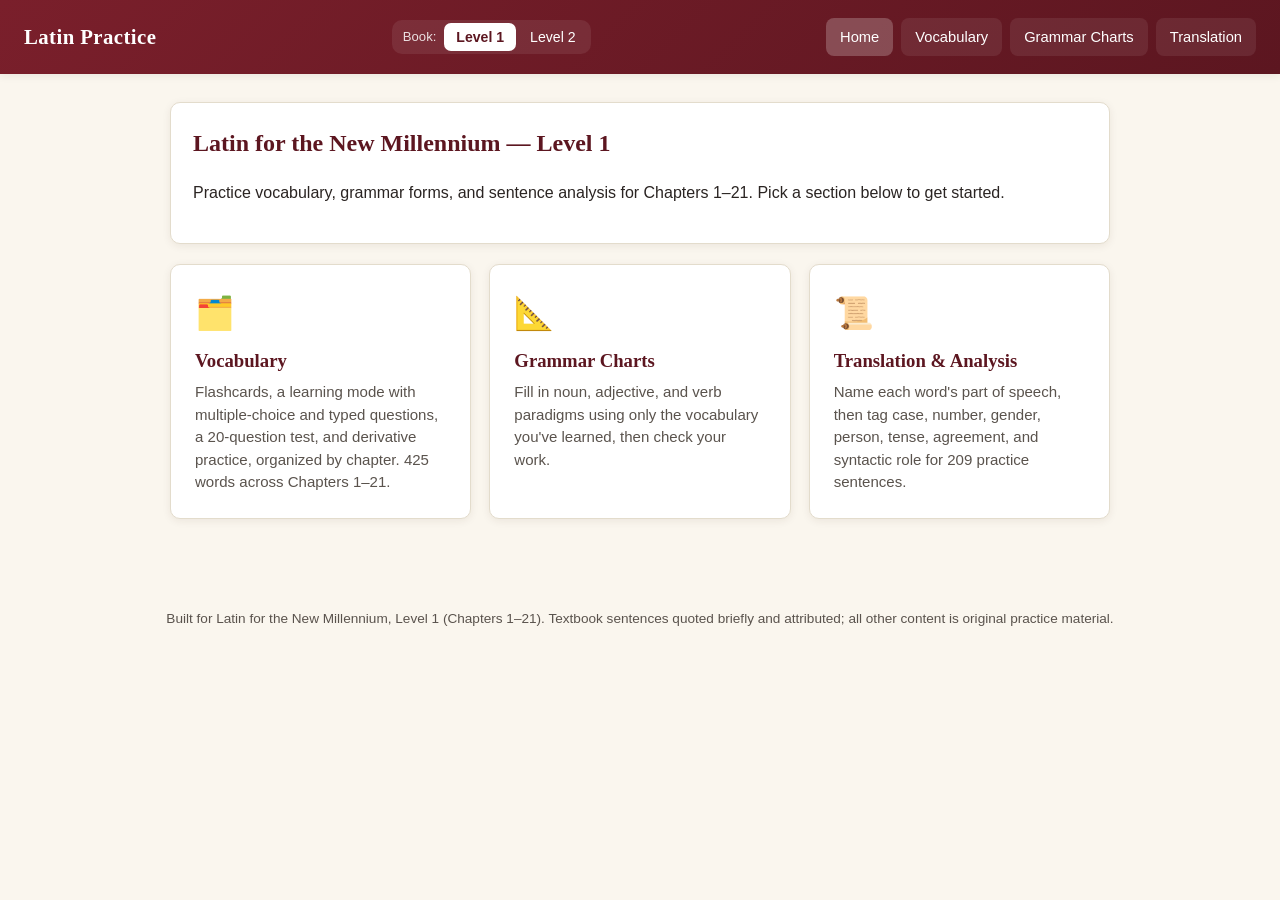
<file: index.html>
<!doctype html>
<html lang="en">
<head>
<meta charset="utf-8">
<meta name="viewport" content="width=device-width, initial-scale=1">
<title>Latin Practice — LFNM Level 1</title>
<link rel="stylesheet" href="css/style.css">
</head>
<body>
<header class="site-header">
  <h1><a href="index.html">Latin Practice</a></h1>
  <div class="book-switch" role="group" aria-label="Textbook">
    <span class="book-switch-label">Book:</span>
    <button type="button" data-book="1">Level 1</button>
    <button type="button" data-book="2">Level 2</button>
  </div>
  <nav class="site-nav">
    <a href="index.html" class="active">Home</a>
    <a href="flashcards.html">Vocabulary</a>
    <a href="grammar.html">Grammar Charts</a>
    <a href="translate.html">Translation</a>
  </nav>
</header>

<main>
  <div class="card">
    <h2 id="bookTitle">Latin for the New Millennium — Level 1</h2>
    <p id="bookIntro">Practice vocabulary, grammar forms, and sentence analysis for Chapters 1–21. Pick a section below to get started.</p>
  </div>

  <div class="section-grid">
    <a class="section-tile" href="flashcards.html">
      <div class="icon">🗂️</div>
      <h3>Vocabulary</h3>
      <p id="vocabTileText">Flashcards, a multiple-choice learning mode, and a 10-question test, organized by chapter. 425 words across Chapters 1–21.</p>
    </a>
    <a class="section-tile" href="grammar.html">
      <div class="icon">📐</div>
      <h3>Grammar Charts</h3>
      <p>Fill in noun, adjective, and verb paradigms using only the vocabulary you've learned, then check your work.</p>
    </a>
    <a class="section-tile" href="translate.html">
      <div class="icon">📜</div>
      <h3>Translation &amp; Analysis</h3>
      <p id="translateTileText">Name each word's part of speech, then tag case, number, gender, person, tense, agreement, and syntactic role for 209 practice sentences.</p>
    </a>
  </div>
</main>

<footer class="site-footer" id="footerText">Built for Latin for the New Millennium, Level 1 (Chapters 1–21). Textbook sentences quoted briefly and attributed; all other content is original practice material.</footer>
<script type="module" src="js/home.js"></script>
</body>
</html>
</file>
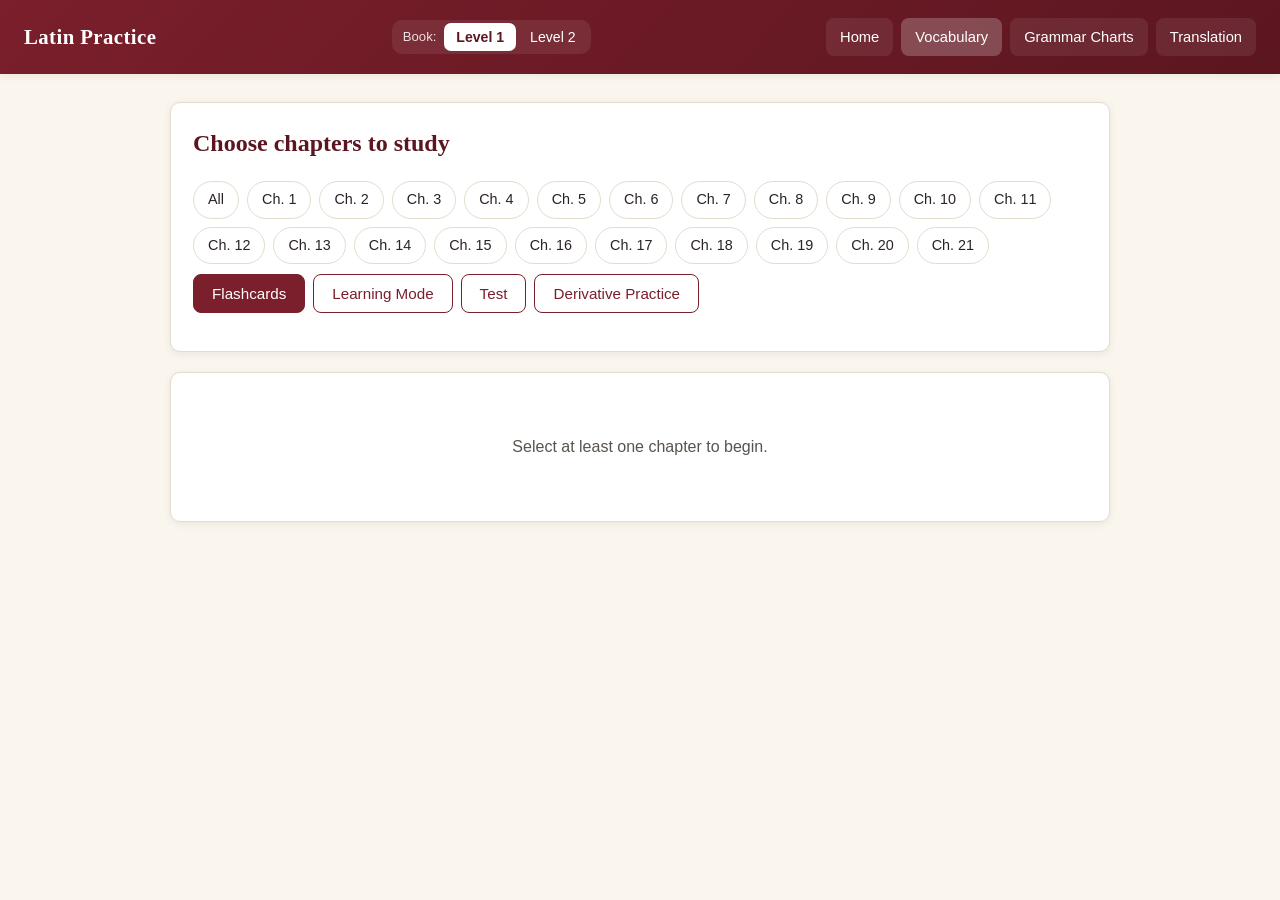
<file: flashcards.html>
<!doctype html>
<html lang="en">
<head>
<meta charset="utf-8">
<meta name="viewport" content="width=device-width, initial-scale=1">
<title>Vocabulary — Latin Practice</title>
<link rel="stylesheet" href="css/style.css">
</head>
<body>
<header class="site-header">
  <h1><a href="index.html">Latin Practice</a></h1>
  <div class="book-switch" role="group" aria-label="Textbook">
    <span class="book-switch-label">Book:</span>
    <button type="button" data-book="1">Level 1</button>
    <button type="button" data-book="2">Level 2</button>
  </div>
  <nav class="site-nav">
    <a href="index.html">Home</a>
    <a href="flashcards.html" class="active">Vocabulary</a>
    <a href="grammar.html">Grammar Charts</a>
    <a href="translate.html">Translation</a>
  </nav>
</header>

<main>
  <div class="card">
    <h2>Choose chapters to study</h2>
    <div id="chapterPicker" class="chapter-picker"></div>
    <div class="mode-toggle">
      <button id="modeFlashcards" class="active">Flashcards</button>
      <button id="modeLearn">Learning Mode</button>
      <button id="modeTest">Test</button>
      <button id="modeDerivatives">Derivative Practice</button>
    </div>
  </div>

  <div id="studyArea" class="card"></div>
</main>

<footer class="site-footer"></footer>

<script type="module" src="js/flashcards.js"></script>
</body>
</html>
</file>
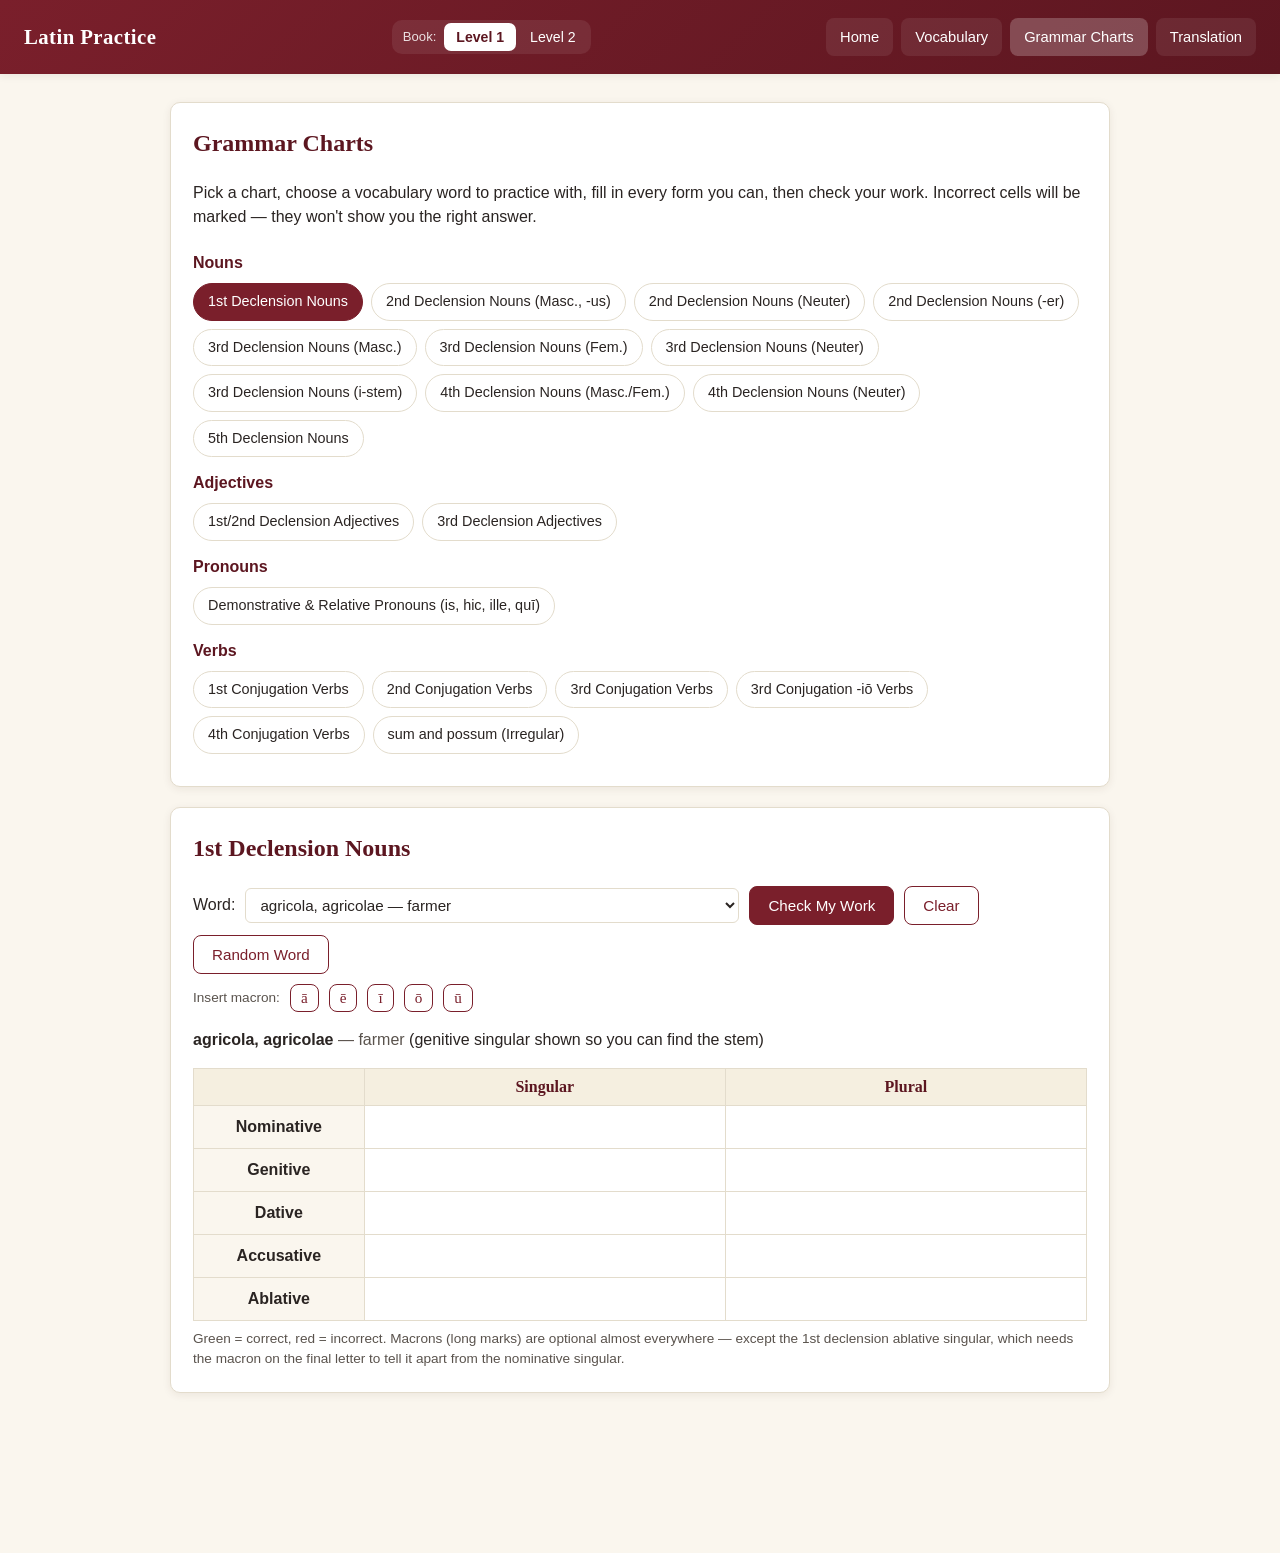
<file: grammar.html>
<!doctype html>
<html lang="en">
<head>
<meta charset="utf-8">
<meta name="viewport" content="width=device-width, initial-scale=1">
<title>Grammar Charts — Latin Practice</title>
<link rel="stylesheet" href="css/style.css">
</head>
<body>
<header class="site-header">
  <h1><a href="index.html">Latin Practice</a></h1>
  <div class="book-switch" role="group" aria-label="Textbook">
    <span class="book-switch-label">Book:</span>
    <button type="button" data-book="1">Level 1</button>
    <button type="button" data-book="2">Level 2</button>
  </div>
  <nav class="site-nav">
    <a href="index.html">Home</a>
    <a href="flashcards.html">Vocabulary</a>
    <a href="grammar.html" class="active">Grammar Charts</a>
    <a href="translate.html">Translation</a>
  </nav>
</header>

<main>
  <div class="card">
    <h2>Grammar Charts</h2>
    <p>Pick a chart, choose a vocabulary word to practice with, fill in every form you can, then check your work. Incorrect cells will be marked — they won't show you the right answer.</p>
    <div id="chartPicker" class="chapter-picker"></div>
  </div>

  <div id="chartArea" class="card"></div>
</main>

<footer class="site-footer"></footer>

<script type="module" src="js/grammar.js"></script>
</body>
</html>
</file>
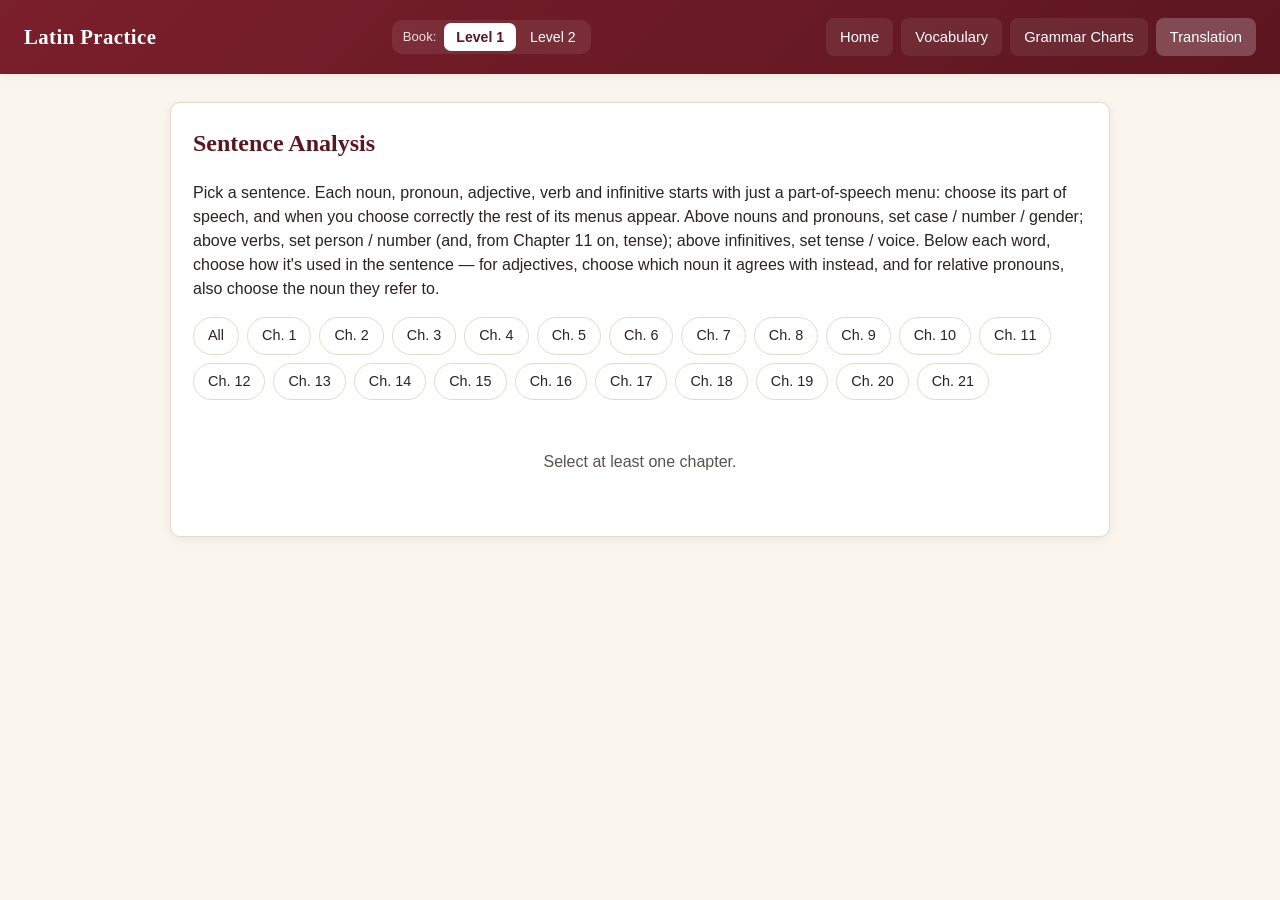
<file: translate.html>
<!doctype html>
<html lang="en">
<head>
<meta charset="utf-8">
<meta name="viewport" content="width=device-width, initial-scale=1">
<title>Translation &amp; Analysis — Latin Practice</title>
<link rel="stylesheet" href="css/style.css">
</head>
<body>
<header class="site-header">
  <h1><a href="index.html">Latin Practice</a></h1>
  <div class="book-switch" role="group" aria-label="Textbook">
    <span class="book-switch-label">Book:</span>
    <button type="button" data-book="1">Level 1</button>
    <button type="button" data-book="2">Level 2</button>
  </div>
  <nav class="site-nav">
    <a href="index.html">Home</a>
    <a href="flashcards.html">Vocabulary</a>
    <a href="grammar.html">Grammar Charts</a>
    <a href="translate.html" class="active">Translation</a>
  </nav>
</header>

<main>
  <div class="card" id="listCard">
    <h2>Sentence Analysis</h2>
    <p>Pick a sentence. Each noun, pronoun, adjective, verb and infinitive starts with just a part-of-speech menu: choose its part of speech, and when you choose correctly the rest of its menus appear. Above nouns and pronouns, set case / number / gender; above verbs, set person / number (and, from Chapter 11 on, tense); above infinitives, set tense / voice. Below each word, choose how it's used in the sentence — for adjectives, choose which noun it agrees with instead, and for relative pronouns, also choose the noun they refer to.</p>
    <div id="chapterPicker" class="chapter-picker"></div>
    <div id="sentenceList" class="sentence-list"></div>
  </div>

  <div id="analysisCard" class="card" style="display:none;">
    <button class="secondary" id="backBtn">&larr; Back to sentence list</button>
    <div id="analysisArea"></div>
  </div>
</main>

<footer class="site-footer"></footer>

<script type="module" src="js/translate.js"></script>
</body>
</html>
</file>
<file: css/style.css>
:root {
  --maroon: #7a1f2b;
  --maroon-dark: #5c1620;
  --gold: #b8892b;
  --cream: #faf6ee;
  --paper: #ffffff;
  --ink: #2a2422;
  --ink-soft: #5a534d;
  --border: #e3dccc;
  --good: #2e7d4f;
  --bad: #b3382c;
  --shadow: 0 2px 8px rgba(60, 40, 20, 0.08);
  --radius: 10px;
}

* { box-sizing: border-box; }

html, body {
  margin: 0;
  padding: 0;
  background: var(--cream);
  color: var(--ink);
  font-family: -apple-system, BlinkMacSystemFont, "Segoe UI", Helvetica, Arial, sans-serif;
  line-height: 1.5;
}

.latin {
  font-family: Georgia, "Times New Roman", serif;
}

a { color: var(--maroon); }

header.site-header {
  background: linear-gradient(135deg, var(--maroon), var(--maroon-dark));
  color: #fff;
  padding: 18px 24px;
  display: flex;
  align-items: center;
  justify-content: space-between;
  flex-wrap: wrap;
  gap: 12px;
  box-shadow: var(--shadow);
}

header.site-header h1 {
  margin: 0;
  font-size: 1.3rem;
  font-family: Georgia, serif;
  letter-spacing: 0.02em;
}

header.site-header h1 a { color: #fff; text-decoration: none; }

nav.site-nav { display: flex; gap: 8px; flex-wrap: wrap; }

nav.site-nav a {
  color: #fff;
  text-decoration: none;
  padding: 8px 14px;
  border-radius: 8px;
  font-size: 0.92rem;
  background: rgba(255,255,255,0.08);
  transition: background 0.15s;
}

/* Hover styles apply only where the pointer can really hover (a mouse). A touch screen leaves the spot of the
   last tap "hovered", so when the next question's choices fill the same boxes, the one in that spot looked
   pressed. A press is shown with :active instead. */
nav.site-nav a:active, nav.site-nav a.active {
  background: rgba(255,255,255,0.22);
}
@media (hover: hover) { nav.site-nav a:hover { background: rgba(255,255,255,0.22); } }

/* Level 1 / Level 2 textbook switch in the header */
.book-switch {
  display: flex;
  align-items: center;
  gap: 2px;
  padding: 3px;
  border-radius: 10px;
  background: rgba(255,255,255,0.08);
}
.book-switch-label { font-size: 0.82rem; opacity: 0.85; padding: 0 6px 0 8px; }
.book-switch button {
  background: transparent;
  border: none;
  color: #fff;
  padding: 6px 12px;
  border-radius: 7px;
  font-size: 0.88rem;
}
.book-switch button:active { background: rgba(255,255,255,0.16); }
@media (hover: hover) { .book-switch button:hover { background: rgba(255,255,255,0.16); } }
.book-switch button[aria-pressed="true"] { background: #fff; color: var(--maroon-dark); font-weight: 600; }

main {
  max-width: 980px;
  margin: 0 auto;
  padding: 28px 20px 60px;
}

.card {
  background: var(--paper);
  border: 1px solid var(--border);
  border-radius: var(--radius);
  box-shadow: var(--shadow);
  padding: 22px;
  margin-bottom: 20px;
}

.card h2 { margin-top: 0; font-family: Georgia, serif; color: var(--maroon-dark); }

.section-grid {
  display: grid;
  grid-template-columns: repeat(auto-fit, minmax(240px, 1fr));
  gap: 18px;
  margin-top: 20px;
}

.section-tile {
  display: block;
  background: var(--paper);
  border: 1px solid var(--border);
  border-radius: var(--radius);
  box-shadow: var(--shadow);
  padding: 24px;
  text-decoration: none;
  color: var(--ink);
  transition: transform 0.12s, box-shadow 0.12s;
}

.section-tile:active { transform: translateY(-2px); box-shadow: 0 6px 16px rgba(60,40,20,0.14); }
@media (hover: hover) { .section-tile:hover { transform: translateY(-2px); box-shadow: 0 6px 16px rgba(60,40,20,0.14); } }

.section-tile .icon { font-size: 2rem; }
.section-tile h3 { margin: 10px 0 6px; color: var(--maroon-dark); font-family: Georgia, serif; }
.section-tile p { margin: 0; color: var(--ink-soft); font-size: 0.94rem; }

button, .btn {
  font-family: inherit;
  font-size: 0.95rem;
  padding: 10px 18px;
  border-radius: 8px;
  border: 1px solid var(--maroon);
  background: var(--maroon);
  color: #fff;
  cursor: pointer;
  transition: background 0.15s, transform 0.05s;
}

@media (hover: hover) { button:hover, .btn:hover { background: var(--maroon-dark); } }
button:active, .btn:active { background: var(--maroon-dark); transform: scale(0.98); }

button.secondary, .btn.secondary {
  background: transparent;
  color: var(--maroon);
}
@media (hover: hover) { button.secondary:hover, .btn.secondary:hover { background: rgba(122,31,43,0.08); } }
button.secondary:active, .btn.secondary:active { background: rgba(122,31,43,0.08); }

button:disabled { opacity: 0.45; cursor: not-allowed; }

select, input[type="text"] {
  font-family: inherit;
  font-size: 0.95rem;
  padding: 7px 10px;
  border-radius: 6px;
  border: 1px solid var(--border);
  background: #fff;
  color: var(--ink);
}

.chapter-picker {
  display: flex;
  flex-wrap: wrap;
  gap: 8px;
  margin: 10px 0;
}

.chapter-chip {
  border: 1px solid var(--border);
  background: #fff;
  padding: 7px 14px;
  border-radius: 20px;
  cursor: pointer;
  font-size: 0.9rem;
  user-select: none;
}

.chapter-chip.selected {
  background: var(--maroon);
  color: #fff;
  border-color: var(--maroon);
}

.pill {
  display: inline-block;
  padding: 2px 10px;
  border-radius: 12px;
  font-size: 0.78rem;
  background: var(--border);
  color: var(--ink-soft);
}

footer.site-footer {
  text-align: center;
  color: var(--ink-soft);
  font-size: 0.85rem;
  padding: 30px 20px 50px;
}

.empty-state {
  text-align: center;
  color: var(--ink-soft);
  padding: 40px 20px;
}

/* ---- Flashcards ---- */
.flashcard-stage {
  display: flex;
  flex-direction: column;
  align-items: center;
  gap: 18px;
}

.flashcard {
  width: 100%;
  max-width: 480px;
  height: 280px;
  perspective: 1200px;
  cursor: pointer;
}

.flashcard-inner {
  position: relative;
  width: 100%;
  height: 100%;
  transition: transform 0.5s;
  transform-style: preserve-3d;
}

.flashcard.flipped .flashcard-inner { transform: rotateY(180deg); }

.flashcard-face {
  position: absolute;
  inset: 0;
  backface-visibility: hidden;
  border-radius: 16px;
  border: 1px solid var(--border);
  box-shadow: var(--shadow);
  display: flex;
  flex-direction: column;
  align-items: center;
  justify-content: center;
  text-align: center;
  padding: 20px;
  background: var(--paper);
}

.flashcard-face.back { transform: rotateY(180deg); background: #fff7ea; }

.flashcard-face .word { font-size: 2rem; font-family: Georgia, serif; color: var(--maroon-dark); }
.flashcard-face .word.compact { font-size: 1.5rem; max-width: 90%; }
.flashcard-face .word.compact-sm { font-size: 1.15rem; max-width: 95%; line-height: 1.3; }
.flashcard-face .card-emoji { font-size: 3rem; line-height: 1; margin-bottom: 6px; }
.flashcard-face .sub { color: var(--ink-soft); margin-top: 10px; font-size: 1rem; }
.flashcard-face .hint { position: absolute; bottom: 14px; color: var(--ink-soft); font-size: 0.78rem; }

.flashcard-controls { display: flex; gap: 10px; align-items: center; }
.progress-text { color: var(--ink-soft); font-size: 0.9rem; }

.mode-toggle { display: flex; flex-wrap: wrap; gap: 8px; margin-bottom: 16px; }
.mode-toggle button { background: transparent; color: var(--maroon); }
.mode-toggle button.active { background: var(--maroon); color: #fff; }

/* ---- Learn mode (MC) ---- */
.mc-prompt {
  text-align: center;
  font-size: 1.6rem;
  font-family: Georgia, serif;
  color: var(--maroon-dark);
  margin: 10px 0 22px;
}
.mc-sub { text-align: center; color: var(--ink-soft); margin-top: -14px; margin-bottom: 20px; }
/* Derivative Practice's hint after a wrong answer: the Latin word's meaning,
   under the prompt, and each choice's definition */
.mc-meaning { text-align: center; color: var(--ink-soft); margin-top: -14px; margin-bottom: 22px; }
.mc-option .mc-word { display: block; }
.mc-option .mc-definition { display: block; margin-top: 4px; font-size: 0.85rem; color: var(--ink-soft); }

.mc-options {
  display: grid;
  grid-template-columns: 1fr 1fr;
  gap: 12px;
}
@media (max-width: 560px) { .mc-options { grid-template-columns: 1fr; } }

.mc-option {
  padding: 14px 16px;
  border-radius: 10px;
  border: 1.5px solid var(--border);
  background: #fff;
  color: var(--ink);
  text-align: left;
  cursor: pointer;
  font-size: 1rem;
}
/* Override the general button hover and press fill, which hid the option's text. The outline is for a real
   hover or a press only, so a touch screen doesn't keep the box where the last tap landed outlined when
   the next choices appear there. */
@media (hover: hover) { .mc-option:hover { border-color: var(--maroon); background: #fff; } }
.mc-option:not(:disabled):active { border-color: var(--maroon); background: #fff; }
.mc-option.correct { background: #e5f4ea; border-color: var(--good); }
.mc-option.incorrect { background: #fbe8e6; border-color: var(--bad); }
.mc-option:disabled { cursor: default; opacity: 1; }
.mc-option:disabled:not(.correct):not(.incorrect) { opacity: 0.5; }

/* Learning Mode's typed questions: the English, then a box for the Latin */
.typed-pos { text-align: center; color: var(--ink-soft); font-size: 0.9rem; margin: -16px 0 18px; }
.typed-answer { display: flex; gap: 10px; max-width: 560px; margin: 0 auto; }
.typed-answer input[type="text"] { flex: 1 1 auto; min-width: 0; font-size: 1.15rem; padding: 10px 12px; }
.typed-answer input.correct { background: #e5f4ea; border-color: var(--good); }
.typed-answer input.incorrect { background: #fbe8e6; border-color: var(--bad); }
.typed-macrons { display: flex; flex-wrap: wrap; gap: 6px; align-items: center; justify-content: center; margin-top: 10px; }
.typed-macrons button { padding: 4px 10px; }
.typed-feedback { display: flex; flex-wrap: wrap; gap: 10px; align-items: center; justify-content: center; margin-top: 16px; min-height: 2.2em; }
.typed-feedback.correct { color: var(--good); font-weight: 600; }
.typed-feedback.incorrect { color: var(--bad); }
.typed-feedback .latin { font-size: 1.15rem; color: var(--ink); }

.stat-row { display: flex; gap: 20px; justify-content: center; margin: 14px 0; flex-wrap: wrap; }
.stat { text-align: center; }
.stat .num { font-size: 1.5rem; font-weight: 600; color: var(--maroon-dark); }
.stat .label { font-size: 0.8rem; color: var(--ink-soft); }

/* ---- Grammar charts ---- */
table.chart {
  border-collapse: collapse;
  width: 100%;
  margin-top: 14px;
}
table.chart th, table.chart td {
  border: 1px solid var(--border);
  padding: 6px;
  text-align: center;
}
table.chart th {
  background: #f5efe0;
  color: var(--maroon-dark);
  font-family: Georgia, serif;
}
table.chart td input {
  width: 100%;
  min-width: 70px;
  border: none;
  background: transparent;
  text-align: center;
  font-family: Georgia, serif;
  font-size: 0.95rem;
  padding: 6px 4px;
  border-radius: 5px;
}
table.chart td input:focus { outline: 2px solid var(--gold); background: #fffdf6; }
table.chart td.correct input { background: #e5f4ea; }
table.chart td.incorrect input { background: #fbe8e6; }
table.chart td.case-label { font-weight: 600; background: #faf6ee; }
/* A chart with a column per gender: a "Singular" row and its cases, then a "Plural" row and its cases.
   The comparison chart (positive, comparative, superlative) shares the phone rules. On phones the case and
   gender names shorten so that the columns fit the screen. */
table.chart tr.number-row th { text-align: left; padding: 4px 8px; font-size: 0.85rem; background: #faf6ee; }
table.chart.gender-chart .label-short, table.chart.compare-chart .label-short { display: none; }
@media (max-width: 560px) {
  table.chart.gender-chart td, table.chart.compare-chart td { padding: 5px 3px; }
  table.chart.gender-chart td.case-label { font-size: 0.9rem; }
  table.chart.compare-chart th { font-size: 0.9rem; padding: 6px 3px; }
  table.chart.gender-chart .label-full, table.chart.compare-chart .label-full { display: none; }
  table.chart.gender-chart .label-short, table.chart.compare-chart .label-short { display: inline; }
  table.chart.gender-chart td input, table.chart.compare-chart td input { min-width: 0; font-size: 0.9rem; padding: 6px 2px; }
}
/* The longest forms (eōrundem, eārundem) need the padding trimmed on the narrowest phones */
@media (max-width: 380px) {
  table.chart.gender-chart td, table.chart.compare-chart td { padding: 5px 1px; }
  table.chart.gender-chart td input, table.chart.compare-chart td input { padding: 6px 1px; }
}
@media (max-width: 340px) {
  table.chart.gender-chart td, table.chart.compare-chart td { padding: 5px 0; }
  table.chart.gender-chart td input, table.chart.compare-chart td input { font-size: 0.78rem; padding: 6px 0; }
}

/* Translating a correctly conjugated verb chart */
.translate-offer { display: flex; flex-wrap: wrap; align-items: center; gap: 10px; margin-top: 12px; color: var(--good); font-weight: 600; }
.translate-cell { display: flex; flex-wrap: wrap; align-items: center; gap: 4px 10px; }
.translate-latin { font-weight: 700; color: var(--maroon-dark); min-width: 5.5em; text-align: left; overflow-wrap: anywhere; }
table.chart td .translate-cell input { flex: 1 1 8em; text-align: left; border-bottom: 1px dashed var(--border); }
table.chart.translate-chart .label-short { display: none; }
@media (max-width: 560px) {
  .translate-latin { font-size: 0.9rem; }
  table.chart.translate-chart td { padding: 5px 4px; }
  table.chart.translate-chart .label-full { display: none; }
  table.chart.translate-chart .label-short { display: inline; }
}

.chart-toolbar { display: flex; gap: 10px; align-items: center; flex-wrap: wrap; margin-bottom: 10px; }

/* The verb synopsis (Level 2): its choices, then one table per mood */
.synopsis-group { display: inline-flex; flex-wrap: wrap; align-items: center; gap: 4px 14px; }
.synopsis-pick { display: inline-flex; align-items: center; gap: 5px; white-space: nowrap; }
h3.synopsis-mood { margin: 18px 0 0; color: var(--maroon-dark); font-family: Georgia, serif; }
table.chart.synopsis-chart { margin-top: 8px; }
table.chart.synopsis-chart td.case-label { width: 9em; }
table.chart.synopsis-chart .label-short { display: none; }
@media (max-width: 560px) {
  table.chart.synopsis-chart td { padding: 5px 3px; }
  table.chart.synopsis-chart td.case-label { width: auto; font-size: 0.9rem; }
  table.chart.synopsis-chart .label-full { display: none; }
  table.chart.synopsis-chart .label-short { display: inline; }
  table.chart.synopsis-chart td input { min-width: 0; font-size: 0.9rem; padding: 6px 2px; }
}
/* A select sizes itself to its longest option (e.g. full principal parts
   plus meaning); keep it inside the card on narrow screens. */
.chart-toolbar select { max-width: 100%; min-width: 0; }

/* ---- Translation section ---- */
.sentence-list { display: flex; flex-direction: column; gap: 10px; }
.sentence-item {
  background: #fff;
  border: 1px solid var(--border);
  border-radius: 8px;
  padding: 14px 16px;
  cursor: pointer;
  display: flex;
  justify-content: space-between;
  align-items: center;
  gap: 10px;
}
.sentence-item:active { border-color: var(--maroon); }
@media (hover: hover) { .sentence-item:hover { border-color: var(--maroon); } }
.sentence-item .latin { font-size: 1.05rem; }
.sentence-item .sentence-number { display: inline-block; min-width: 1.5em; font-weight: 700; color: var(--maroon-dark); }
.sentence-item .status { font-size: 0.8rem; }
.status.done { color: var(--good); }

.analysis-word {
  display: inline-flex;
  flex-direction: column;
  align-items: center;
  vertical-align: top;
  margin: 6px 4px;
  gap: 4px;
}
.analysis-word .word-text {
  font-family: Georgia, serif;
  font-size: 1.15rem;
  padding: 2px 4px;
}
.analysis-word select {
  font-size: 0.72rem;
  padding: 3px 4px;
  max-width: 128px;
}
/* Wraps when a verb has four fields (person / number / tense / mood). */
.analysis-word .field-row { display: flex; gap: 3px; flex-wrap: wrap; justify-content: center; max-width: 280px; }
/* Until a word's part of speech is chosen correctly, it shows only that menu and the word itself. */
.analysis-word.pos-locked > :not(.f-pos):not(.word-text) { display: none; }
.analysis-sentence {
  display: flex;
  flex-wrap: wrap;
  align-items: flex-end;
  padding: 18px 10px;
  background: #fffdf6;
  border: 1px solid var(--border);
  border-radius: 10px;
  margin-bottom: 16px;
}
.plain-word {
  font-family: Georgia, serif;
  font-size: 1.15rem;
  margin: 6px 4px;
  color: var(--ink-soft);
  align-self: center;
}
.analysis-word.checked-correct .word-text { background: #e5f4ea; border-radius: 5px; }
.analysis-word.checked-incorrect .word-text { background: #fbe8e6; border-radius: 5px; }
select.field-bad { border-color: var(--bad); background: #fbe8e6; }
select.field-good { border-color: var(--good); background: #e5f4ea; }

.legend { font-size: 0.85rem; color: var(--ink-soft); margin-top: 8px; }

.punct-inline {
  font-family: Georgia, serif;
  font-size: 1.15rem;
  margin: 6px 2px 6px -3px;
  color: var(--ink-soft);
  align-self: center;
}

.score-banner {
  display: flex;
  justify-content: space-between;
  align-items: center;
  gap: 12px;
  flex-wrap: wrap;
  background: #fff7ea;
  border: 1px solid var(--border);
  border-radius: 8px;
  padding: 10px 16px;
  margin-bottom: 14px;
}
.score-banner.all-correct { background: #e5f4ea; border-color: var(--good); }

.translation-box textarea {
  width: 100%;
  font-family: inherit;
  font-size: 0.95rem;
  padding: 10px 12px;
  border-radius: 8px;
  border: 1px solid var(--border);
  margin: 8px 0;
  resize: vertical;
  background: #fff;
  color: var(--ink);
}

.model-translation {
  background: #fff7ea;
  border: 1px solid var(--border);
  border-radius: 8px;
  padding: 10px 14px;
  margin: 10px 0;
}

/* Level 1: the verdict on the typed translation */
.translation-box button { margin-right: 8px; }
.translation-verdict {
  border: 1px solid var(--border);
  border-radius: 8px;
  padding: 10px 14px;
  margin: 10px 0;
  font-weight: 600;
}
.translation-verdict:empty { display: none; }
.translation-verdict.matched { background: #e5f4ea; border-color: var(--good); color: var(--good); }
.translation-verdict.missed { background: #fff7ea; }
</file>
